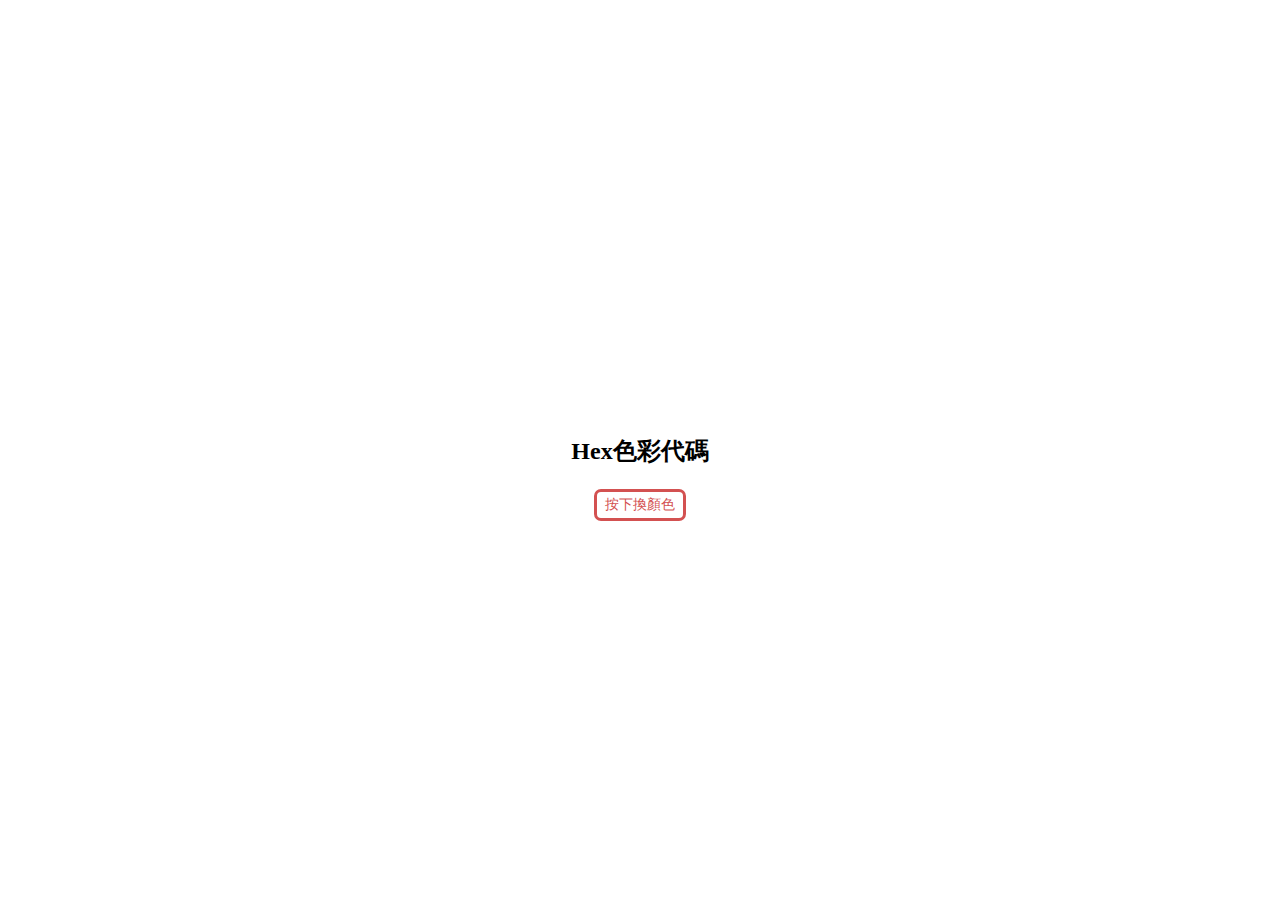
<file: changeColor/index.html>
<!DOCTYPE html>
<html lang="en">
<head>
    <meta charset="UTF-8">
    <meta name="viewport" content="width=device-width, initial-scale=1.0">
    <meta http-equiv="X-UA-Compatible" content="ie=edge">
    <title>Document</title>
    <link rel="stylesheet" href="style.css">
</head>
<body>
    <div class="container">
        <h2 class="hexColor">Hex色彩代碼 <span class="hex"></span></h2>
        <button type="button" class="colorBtn">
            按下換顏色
        </button>
    </div>
    
<script src="main.js"></script>

</body>
</html>
</file>
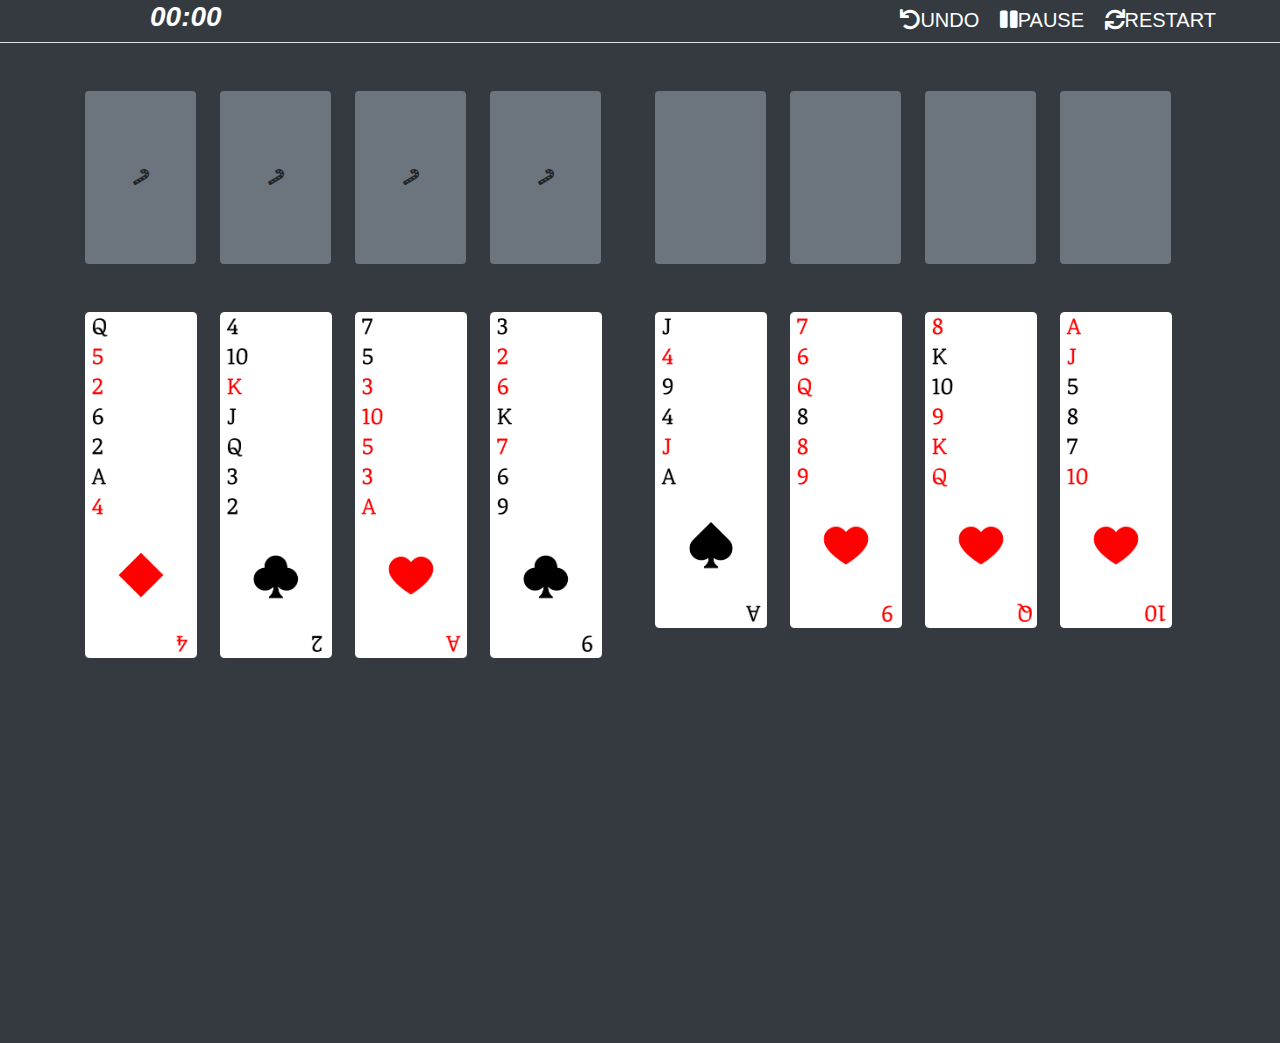
<file: f2e02/index.html>
<!DOCTYPE html>
<html lang="en">
<head>
    <meta charset="UTF-8">
    <meta name="viewport" content="width=device-width, initial-scale=1.0">
    <meta http-equiv="X-UA-Compatible" content="ie=edge">
		<title>Document</title>
		<link rel="stylesheet" href="https://stackpath.bootstrapcdn.com/bootstrap/4.3.1/css/bootstrap.min.css" integrity="sha384-ggOyR0iXCbMQv3Xipma34MD+dH/1fQ784/j6cY/iJTQUOhcWr7x9JvoRxT2MZw1T" crossorigin="anonymous">
		<link rel="stylesheet" href="https://cdnjs.cloudflare.com/ajax/libs/font-awesome/5.9.0/css/all.min.css">
		<link rel="stylesheet" href="index.css">
</head>
<body>
	<div class="container-fluid px-0" id="container">
		<!-- 頂部Navbar -->
		<nav class="bg-dark d-flex align-items-center border-bottom">
			
			<span class="text-white font-weight-bold font-italic h3 mr-auto" id="timer" style="margin-left: 150px;">00:00</span>
			<div class="d-inline-block mr-5">
				<span class="text-white h5 mr-3 pointer black-hover" id="back"><i class="fas fa-undo"></i><span>UNDO</span></span>
				<span class="text-white h5 mr-3 pointer red-hover" id="gamePause"><i class="fas fa-pause"></i><span>PAUSE</span></span>
				<span class="text-white h5 mr-3 pointer black-hover js-restart"><i class="fas fa-sync"></i><span>RESTART</span></span>
			</div>
		</nav>
		<!-- 主要遊戲區 -->
		<section class="bg-dark" style="height: 1000px;">
			<div class="container" style="height: 1000px;" id="ground">
				<!-- 上排暫存區與完成區 -->
				<div class="row pt-5">
					<div class="col-6 d-flex" id="finished"></div>
					<div class="col-6 d-flex" id="temporary"></div>
				</div>
				<!-- 下排隨機擺放區 -->
				<div class="row pt-5" id="gamingArea" ></div>
			</div>
		</section>
	</div>
	<script src="https://code.jquery.com/jquery-3.3.1.slim.min.js" integrity="sha384-q8i/X+965DzO0rT7abK41JStQIAqVgRVzpbzo5smXKp4YfRvH+8abtTE1Pi6jizo" crossorigin="anonymous"></script>
<script src="https://cdnjs.cloudflare.com/ajax/libs/popper.js/1.14.7/umd/popper.min.js" integrity="sha384-UO2eT0CpHqdSJQ6hJty5KVphtPhzWj9WO1clHTMGa3JDZwrnQq4sF86dIHNDz0W1" crossorigin="anonymous"></script>
<script src="https://stackpath.bootstrapcdn.com/bootstrap/4.3.1/js/bootstrap.min.js" integrity="sha384-JjSmVgyd0p3pXB1rRibZUAYoIIy6OrQ6VrjIEaFf/nJGzIxFDsf4x0xIM+B07jRM" crossorigin="anonymous"></script>
	<script src="index.js"></script>
</body>
</html>
</file>
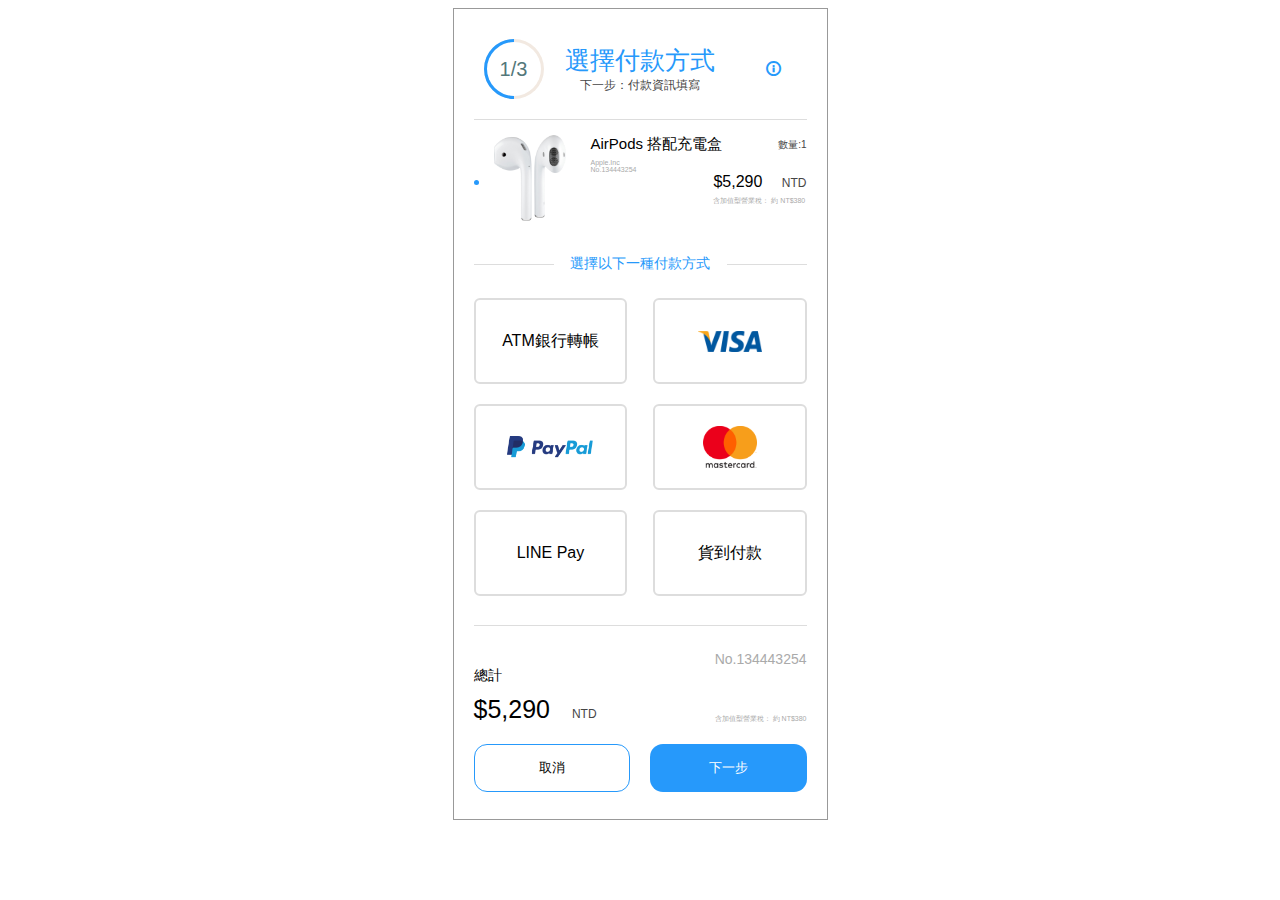
<file: f2e04/index.html>
<!DOCTYPE html>
<html lang="en">
<head>
    <meta charset="UTF-8">
    <meta name="viewport" content="width=device-width, initial-scale=1.0">
    <meta http-equiv="X-UA-Compatible" content="ie=edge">
    <title>Document</title>
	<link rel="stylesheet" href="index.css">
	<link rel="stylesheet" href="css/animation.css">
	<link rel="stylesheet" href="css/fontello.css">
</head>
<body>
	<div class="root">
		<header>
			<div>
				<div class="progress-circle item">
					<span>1/3</span>	
					<div class="left-half-clipper over50 p77">
						<div class="first50-bar"></div>
						<div class="value-bar"></div>
					</div>
				</div>	
			</div>
			
			<div class="status flex-2 item">
				<div class="nowStep">選擇付款方式</div>
				<div class="nextStep">下一步：付款資訊填寫</div>
			</div>	
			<div class="info item"><i class="demo-icon icon-info-circled-alt"></i></div>
		</header>
		<div class="main">
			<div class="product">
				<div class="img"><img src="./images/Image.png" alt=""></div>
				<div class="detail">
					<div class="up">
							<div class="name">
								AirPods 搭配充電盒
							</div>
							<div class="quantity">
								數量:1
							</div>
					</div>
					<div class="muteText">
							Apple.Inc <br>
							No.134443254
					</div>
					<div class="down">
						<div class="price">
							<div>
								$5,290 <span class="value">NTD</span>
							</div>
							<div class="muteText">含加值型營業稅： 約 NT$380</div>
						</div>
					</div>
					
				</div>
				
			</div>
		</div>
		<div class="payment">
			<div class="title">選擇以下一種付款方式</div>
			<div class="list">
				<div class="kind">
					ATM銀行轉帳
				</div>
				<div class="kind"><img src="./images/visa.png" alt=""></div>
				<div class="kind"><img src="./images/paypal.png" alt=""></div>
				<div class="kind"><img src="./images/mastercard.png" alt=""></div>
				<div class="kind">LINE Pay</div>
				<div class="kind">貨到付款</div>
			</div>
		</div>
		<div class="total">
			<div class="serialNumber">No.134443254</div>
			<div class="totalPrice">
				<div class="left">
					<div>總計</div>
					<div class="price">
						<div>
								$5,290 <span class="value">NTD</span>
						</div>
					</div>
				</div>
				<div class="right">
					<div class="muteText">含加值型營業稅： 約 NT$380</div>
				</div>
			</div>	
		</div>
		<div class="buttonGroup">
			<button>取消</button>
			<button>下一步</button>
		</div>
	</div>
</body>
</html>
</file>
<file: changeColor/style.css>
body{
    min-height: 100vh;
    display: flex;
    justify-content: center;
    align-items: center;
}
.container{text-align: center;}
.colorBtn{
    padding: 0.25rem 0.5rem;
    border:3px solid #d35151;
    border-radius:7px;
    background: none;
    color:#d35151;
    font-size: 0.85rem;
    text-transform: capitalize;
    cursor: pointer;
    outline: none;
}
.colorBtn:hover{

}

.hex{
    font-size: 3rem;
}
</file>
<file: f2e02/index.css>
ody {
    font-family: PT Sans !important;
  }
  
  /*字體顏色與hover效果*/
  .text-black {
    color: #00FFCE !important;
  }
  
  .text-red {
    color: #A617FF !important;
  }
  
  .black-hover:hover {
    color: #00FFCE !important;
  }
  
  .red-hover:hover {
    color: #A617FF !important;
  }
  
  .pointer:hover {
    cursor: pointer;
  }
  
  /*porker存放區設計*/
  .cardArea {
    width: 112px;
    height: 173px;
  }
  
  /*相對定位*/
  .relative {
    position: relative;
  }
  
  /*絕對定位*/
  .absolute {
    position: absolute;
  }

  /*porker存放區設計*/
.cardArea{
  width: 112px;
  height: 173px;
}
.cardArea img{
  width: 100%;
}
</file>
<file: f2e04/index.css>
body{
    display:flex;
    justify-content: center;
    font-family: arial,"Microsoft JhengHei","微軟正黑體",sans-serif 
}
.root{
    width: 375px;
    height: 812px;
    border:1px solid #999;
    padding:20px;
    box-sizing: border-box;
}

header{
    display: flex;
    justify-content: space-between;
    align-items: center;
    padding-bottom: 10px;
    border-bottom: 1px solid #ddd;
}
header > div:first-child , header > div:nth-child(3){
    width: 20%;
}
header > div:nth-child(2){
    width: 60%;
}

.status{
    text-align: center;
}
.nowStep{
    font-size: 25px;
    color: #2699fb;
}
.nextStep{
    font-size: 12px;
    color: #454545;
}
.info{
    text-align: center;
    color: #2699fb;
}


.main{
    display: flex;
}
.product{
    display: flex;
    width: 100%;
    margin-top: 15px;
    margin-bottom: 15px;
    position: relative;
    padding-left: 20px;
    box-sizing: border-box;
}
.product:after{
    content:'';
    width: 5px;
    height: 5px;
    background: #2699fb;
    position: absolute;
    top: 50%;
    left: 0;
    border-radius: 50px;

}
.detail{
    margin-left: 25px;
    width: 100%;
 
}
.up{
    display: flex;
    justify-content: space-between;
    align-items: center;
}
.up .name{
    font-size: 15px;
    margin-right: 50px;
}
.up .quantity{
    font-size: 10px;
    color:#454545;
}
.muteText{
    font-size: 7px;
    color: #aaaaaa;
    margin-top: 5px;
}
.down{
    display: flex;
    justify-content: flex-end;
}
.price{
    display: flex;
    flex-direction: column;
 
}
.price > div:first-child{
    text-align: right;
}
.price .value{
    font-size: 12px;
    color: #454545;
    margin-left: 15px;
}

.payment{
    margin-top: 15px;
    border-bottom: 1px solid #ddd;
    margin-bottom: 25px;
   
}
.payment .title{
    text-align: center;
    font-size: 14px;
    color: #2699fb;
    position: relative;
    margin-bottom: 25px;
}
.payment .title:after , .payment .title:before{
    content:'';
    height: 1px;
    width: 80px;
    background: #ddd;
    position: absolute;
    top: 50%;
}
.payment .title:before{
    left:0;
    margin-right: 5px;
}
.payment .title:after{
    right:0;
}

.list{
    display: flex;
    flex-wrap:wrap;
    justify-content:space-between;
    margin-bottom: 9px;
}
.list .kind{
    width: 45%;
    height: 82px;
    border:2px solid #ddd;
    display: flex;
    justify-content: center;
    align-items: center;
    margin-bottom: 20px;
    border-radius: 6px;
    cursor: pointer;
}
.list .kind:hover{
    border:2px solid #2699fb;
}

.total{
    width: 100%;
}
.serialNumber{
    font-size: 14px;
    color: #aaaaaa;
    text-align: right;
}
.totalPrice{
    display: flex;
    justify-content: space-between;
    align-items: flex-end;
    margin-bottom: 20px;
}

.totalPrice .left >div{
    font-size: 14px;
}
.totalPrice .left .price{
    font-size: 25px;
    margin-top: 10px;
}
.buttonGroup{
    display: flex;
    justify-content: space-between;
}
.buttonGroup button{
    width: 47%;
    height: 48px;
    background: none;
    border:none;
    border-radius: 13px;
}
.buttonGroup button:first-child{
    
  border: solid 1px #2699fb;
}
.buttonGroup button:last-child{
    background: #2699fb;
    color:white;
}



/* 
progress
*/
.progress-circle {
    font-size: 20px;
    margin: 10px;
    position: relative;
    padding: 0;
    width: 60px;
    height: 60px;
    background-color: #F2E9E1; 
    border-radius: 50%;
    line-height: 3em;
 }
 .progress-circle:after{
    border: none;
    position: absolute;
    top: 3px;
    left: 3px;
    text-align: center;
    display: block;
    border-radius: 50%;
    width: 54px;
    height: 54px;
    background-color: white;
    content: " ";
}
.progress-circle span {
    position: absolute;
    line-height: 3em;
    width: 60px;
    text-align: center;
    display: block;
    color: #53777A;
    z-index: 2;
}
.left-half-clipper { 
    border-radius: 50%;
    width: 60px;
    height: 60px;
    position: absolute; 
    clip: rect(0, 60px, 60px, 0px);
 }
 .progress-circle.over50 .left-half-clipper {
    clip: rect(auto,auto,auto,auto);
 }
 .value-bar { 
    position: absolute; 
    clip: rect(0, 30px, 60px, 0);
    width: 60px;
    height: 60px;
    border-radius: 50%;
    border: 5px solid #2699fb; 
    box-sizing: border-box;
 }
 .progress-circle.over50 .first50-bar {
    /*Progress bar for the first 50%, filling the whole right half*/
    position: absolute; /*needed for clipping*/
    clip: rect(0, 60px, 60px, 34px);
    background-color: #2699fb;
    border-radius: 50%;
    width: 60px;
    height: 60px;
 }
 .progress-circle:not(.over50) .first50-bar{ display: none; }
.progress-circle.p77 .value-bar { transform: rotate(277deg); }
</file>
<file: f2e04/css/fontello.css>
@font-face {
  font-family: 'fontello';
  src: url('../font/fontello.eot?90841861');
  src: url('../font/fontello.eot?90841861#iefix') format('embedded-opentype'),
       url('../font/fontello.woff2?90841861') format('woff2'),
       url('../font/fontello.woff?90841861') format('woff'),
       url('../font/fontello.ttf?90841861') format('truetype'),
       url('../font/fontello.svg?90841861#fontello') format('svg');
  font-weight: normal;
  font-style: normal;
}
/* Chrome hack: SVG is rendered more smooth in Windozze. 100% magic, uncomment if you need it. */
/* Note, that will break hinting! In other OS-es font will be not as sharp as it could be */
/*
@media screen and (-webkit-min-device-pixel-ratio:0) {
  @font-face {
    font-family: 'fontello';
    src: url('../font/fontello.svg?90841861#fontello') format('svg');
  }
}
*/
 
 [class^="icon-"]:before, [class*=" icon-"]:before {
  font-family: "fontello";
  font-style: normal;
  font-weight: normal;
  speak: none;
 
  display: inline-block;
  text-decoration: inherit;
  width: 1em;
  margin-right: .2em;
  text-align: center;
  /* opacity: .8; */
 
  /* For safety - reset parent styles, that can break glyph codes*/
  font-variant: normal;
  text-transform: none;
 
  /* fix buttons height, for twitter bootstrap */
  line-height: 1em;
 
  /* Animation center compensation - margins should be symmetric */
  /* remove if not needed */
  margin-left: .2em;
 
  /* you can be more comfortable with increased icons size */
  /* font-size: 120%; */
 
  /* Font smoothing. That was taken from TWBS */
  -webkit-font-smoothing: antialiased;
  -moz-osx-font-smoothing: grayscale;
 
  /* Uncomment for 3D effect */
  /* text-shadow: 1px 1px 1px rgba(127, 127, 127, 0.3); */
}
 
.icon-info-circled-alt:before { content: '\f086'; } /* '' */
</file>
<file: f2e04/css/animation.css>
/*
   Animation example, for spinners
*/
.animate-spin {
  -moz-animation: spin 2s infinite linear;
  -o-animation: spin 2s infinite linear;
  -webkit-animation: spin 2s infinite linear;
  animation: spin 2s infinite linear;
  display: inline-block;
}
@-moz-keyframes spin {
  0% {
    -moz-transform: rotate(0deg);
    -o-transform: rotate(0deg);
    -webkit-transform: rotate(0deg);
    transform: rotate(0deg);
  }

  100% {
    -moz-transform: rotate(359deg);
    -o-transform: rotate(359deg);
    -webkit-transform: rotate(359deg);
    transform: rotate(359deg);
  }
}
@-webkit-keyframes spin {
  0% {
    -moz-transform: rotate(0deg);
    -o-transform: rotate(0deg);
    -webkit-transform: rotate(0deg);
    transform: rotate(0deg);
  }

  100% {
    -moz-transform: rotate(359deg);
    -o-transform: rotate(359deg);
    -webkit-transform: rotate(359deg);
    transform: rotate(359deg);
  }
}
@-o-keyframes spin {
  0% {
    -moz-transform: rotate(0deg);
    -o-transform: rotate(0deg);
    -webkit-transform: rotate(0deg);
    transform: rotate(0deg);
  }

  100% {
    -moz-transform: rotate(359deg);
    -o-transform: rotate(359deg);
    -webkit-transform: rotate(359deg);
    transform: rotate(359deg);
  }
}
@-ms-keyframes spin {
  0% {
    -moz-transform: rotate(0deg);
    -o-transform: rotate(0deg);
    -webkit-transform: rotate(0deg);
    transform: rotate(0deg);
  }

  100% {
    -moz-transform: rotate(359deg);
    -o-transform: rotate(359deg);
    -webkit-transform: rotate(359deg);
    transform: rotate(359deg);
  }
}
@keyframes spin {
  0% {
    -moz-transform: rotate(0deg);
    -o-transform: rotate(0deg);
    -webkit-transform: rotate(0deg);
    transform: rotate(0deg);
  }

  100% {
    -moz-transform: rotate(359deg);
    -o-transform: rotate(359deg);
    -webkit-transform: rotate(359deg);
    transform: rotate(359deg);
  }
}
</file>
